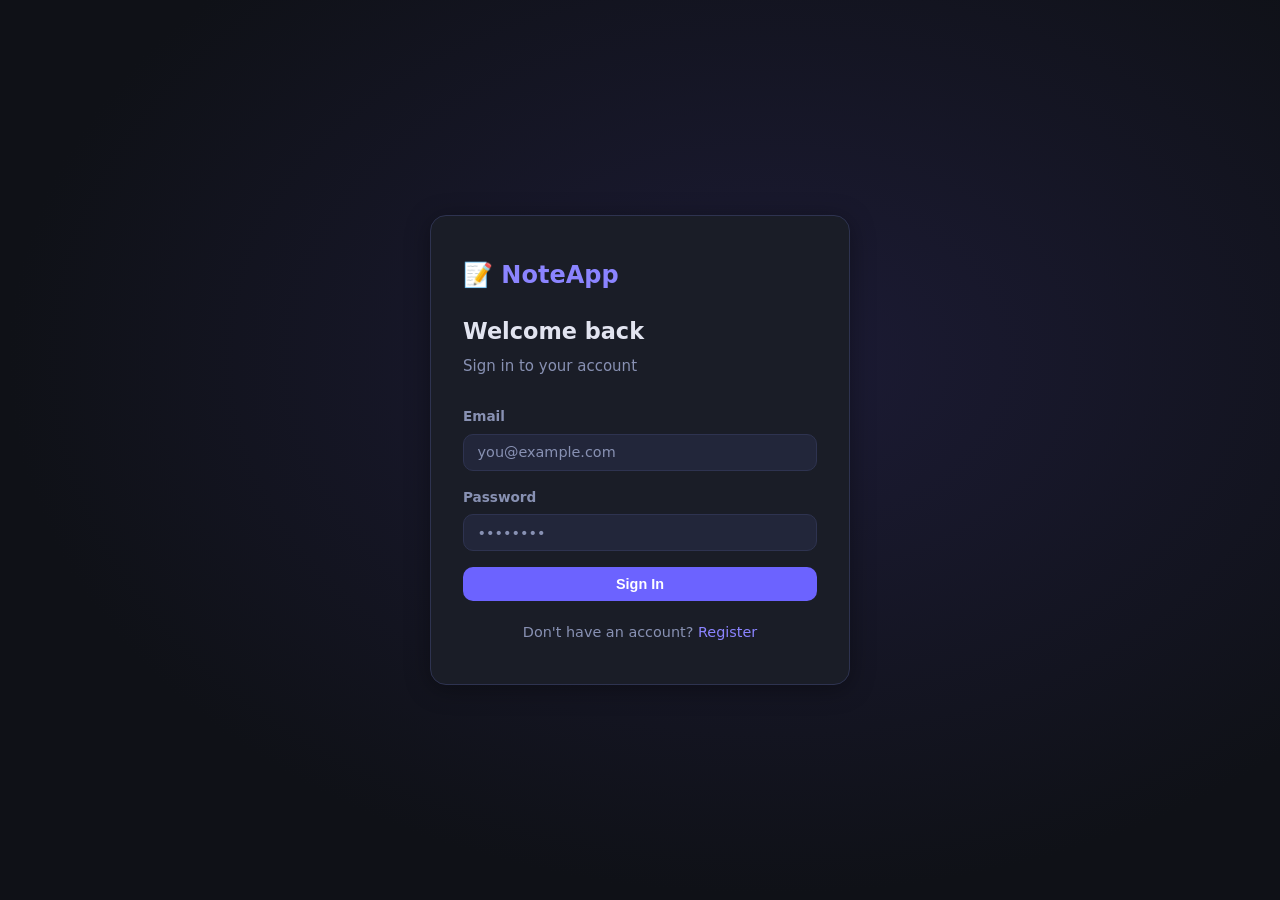
<file: admin.html>
<!DOCTYPE html>
<html lang="en">

<head>
  <meta charset="UTF-8" />
  <meta name="viewport" content="width=device-width, initial-scale=1.0" />
  <title>Admin Panel — NoteApp</title>
  <link rel="stylesheet" href="css/style.css" />
</head>

<body>

  <!-- Navbar -->
  <nav class="navbar">
    <div class="nav-brand">📝 NoteApp <span class="badge-admin">ADMIN</span></div>
    <div class="nav-right">
      <span id="nav-username" class="nav-user"></span>
      <a href="dashboard.html" class="btn btn-ghost btn-sm">My Notes</a>
      <button id="logout-btn" class="btn btn-ghost btn-sm">Logout</button>
    </div>
  </nav>

  <!-- Tabs -->
  <div class="container">
    <div class="tab-bar">
      <button class="tab-btn active" data-tab="users">Users</button>
      <button class="tab-btn" data-tab="notes">All Notes</button>
      <button class="tab-btn" data-tab="interests">Group by Interests</button>
      <button class="tab-btn" data-tab="user-posts">User Posts ($lookup)</button>
    </div>

    <!--   TAB: Users -->
    <div id="tab-users" class="tab-content active">
      <div class="section-header">
        <h2>Manage Users</h2>
        <button id="add-user-btn" class="btn btn-primary btn-sm">+ Add User</button>
      </div>

      <div id="user-form-card" class="card hidden">
        <h3 id="user-form-title">Add User</h3>
        <div id="user-form-error" class="alert alert-error hidden"></div>
        <div class="form-grid">
          <div class="form-group">
            <label for="u-name">Name</label>
            <input type="text" id="u-name" placeholder="Full name" />
          </div>
          <div class="form-group">
            <label for="u-email">Email</label>
            <input type="email" id="u-email" placeholder="email@example.com" />
          </div>
          <div class="form-group">
            <label for="u-password">Password <span class="label-hint">(leave blank to keep)</span></label>
            <input type="password" id="u-password" placeholder="••••••••" />
          </div>
          <div class="form-group">
            <label for="u-role">Role</label>
            <select id="u-role">
              <option value="user">User</option>
              <option value="admin">Admin</option>
            </select>
          </div>
          <div class="form-group form-full">
            <label for="u-interests">Interests <span class="label-hint">(comma-separated)</span></label>
            <input type="text" id="u-interests" placeholder="chess, reading, coding" />
          </div>
        </div>
        <div class="form-actions">
          <button id="save-user-btn" class="btn btn-primary">Save</button>
          <button id="cancel-user-btn" class="btn btn-ghost">Cancel</button>
        </div>
      </div>

      <div id="users-loading" class="loading-text">Loading users...</div>
      <div id="users-empty" class="empty-state hidden">
        <p>No users found.</p>
      </div>
      <div id="users-table-wrap" class="table-wrap hidden">
        <table id="users-table" class="data-table">
          <thead>
            <tr>
              <th>Name</th>
              <th>Email</th>
              <th>Role</th>
              <th>Interests</th>
              <th>Created</th>
              <th>Actions</th>
            </tr>
          </thead>
          <tbody id="users-tbody"></tbody>
        </table>
      </div>
      <div id="users-pagination" class="pagination hidden"></div>
    </div>

    <!--   TAB: All Notes                            -->
    <div id="tab-notes" class="tab-content">
      <div class="section-header">
        <h2>All Notes</h2>
      </div>
      <div id="all-notes-loading" class="loading-text">Loading notes...</div>
      <div id="all-notes-empty" class="empty-state hidden">
        <p>No notes yet.</p>
      </div>
      <div id="all-notes-table-wrap" class="table-wrap hidden">
        <table class="data-table">
          <thead>
            <tr>
              <th>Title</th>
              <th>Content</th>
              <th>Owner</th>
              <th>Created</th>
              <th>Actions</th>
            </tr>
          </thead>
          <tbody id="all-notes-tbody"></tbody>
        </table>
      </div>
      <div id="all-notes-pagination" class="pagination hidden"></div>
    </div>

    <!--   TAB: Group by Interests (Aggregation 1)               -->
    <div id="tab-interests" class="tab-content">
      <div class="section-header">
        <div>
          <h2>Users Grouped by Interests</h2>
          <p style="font-size:0.85rem;color:var(--text2);margin-top:0.25rem;">
            Real-time aggregation pipeline grouping users by shared interests.
          </p>
        </div>
        <div style="display:flex;gap:0.5rem;align-items:center;">
          <button id="refresh-interests-btn" class="btn btn-ghost btn-sm">Refresh</button>
          <span class="badge-agg">Aggregation Pipeline</span>
        </div>
      </div>

      <!-- Interactive Toolbar -->
      <div class="interests-toolbar">
        <div class="interests-search-wrap">
          <input type="text" id="interests-filter-input"
            placeholder="Search interests or users (e.g. chess, Alice)..." />
        </div>
        <div id="interests-tag-pills" class="interests-tag-pills"></div>
      </div>

      <div id="interests-loading" class="loading-text">Loading aggregation data...</div>
      <div id="interests-empty" class="empty-state hidden">
        <p>No interest data found.</p>
      </div>
      <div id="interests-list" class="interests-grid hidden"></div>
    </div>

    <!--   TAB: User Posts via $lookup (Aggregation 2)             -->
    <div id="tab-user-posts" class="tab-content">
      <div class="section-header">
        <h2>User Posts via $lookup</h2>
        <span class="badge-agg">$lookup Aggregation</span>
      </div>
      <div class="lookup-search">
        <select id="lookup-user-select">
          <option value="">-- Choose User from List --</option>
        </select>
        <span class="lookup-divider">OR</span>
        <input type="text" id="lookup-user-id" placeholder="Enter User ID or Email (e.g. eva@example.com)..." />
        <button id="lookup-btn" class="btn btn-primary">Fetch Posts</button>
      </div>
      <div id="lookup-loading" class="loading-text hidden">Running $lookup pipeline...</div>
      <div id="lookup-error" class="alert alert-error hidden"></div>
      <div id="lookup-result" class="hidden">
        <div id="lookup-user-info" class="card lookup-user-card"></div>
        <div id="lookup-posts-list" class="notes-grid" style="margin-top:1rem;"></div>
        <div id="lookup-pagination" class="pagination"></div>
      </div>
    </div>

  </div>

  <script src="js/api.js"></script>
  <script src="js/admin.js"></script>
</body>

</html>
</file>
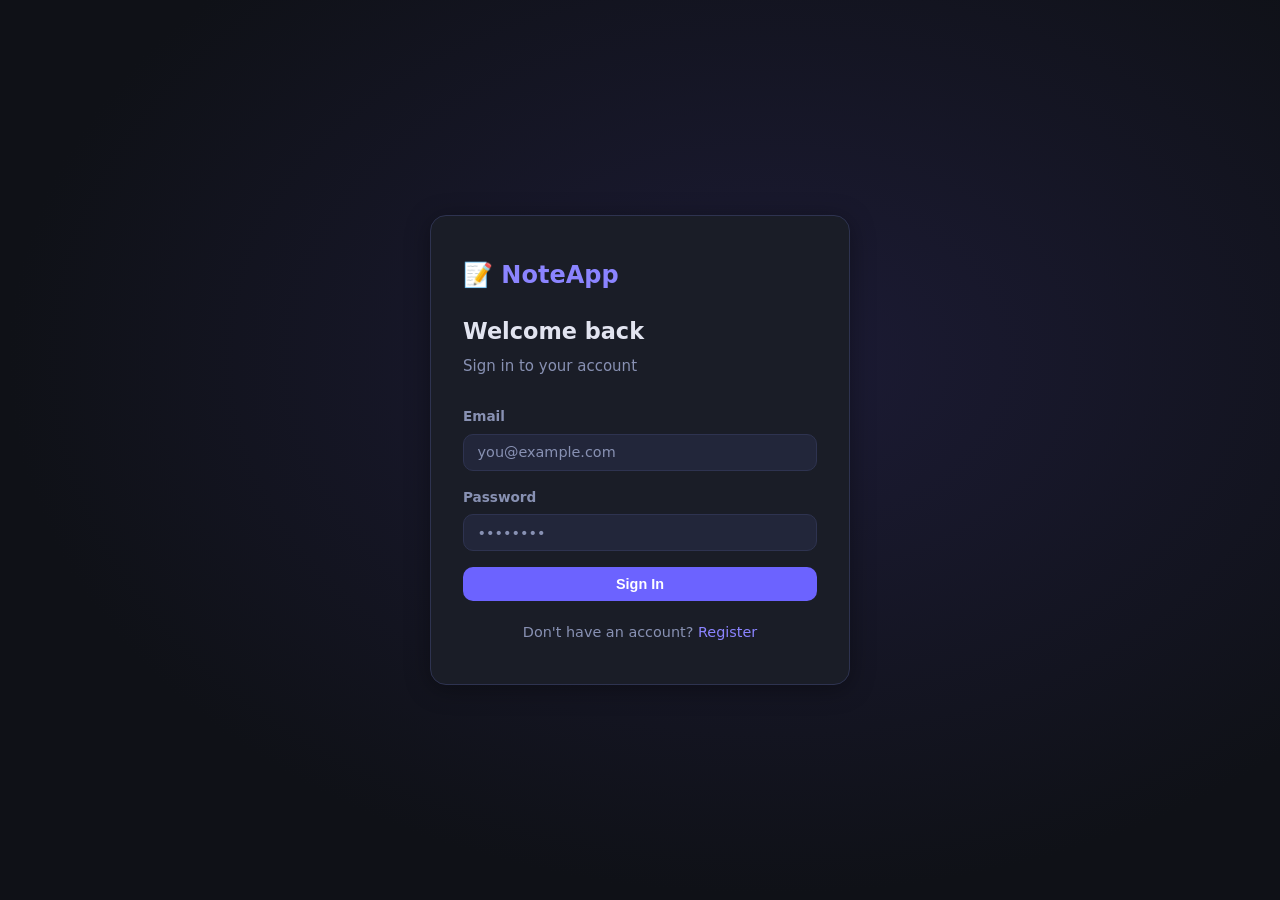
<file: dashboard.html>
<!DOCTYPE html>
<html lang="en">
<head>
  <meta charset="UTF-8" />
  <meta name="viewport" content="width=device-width, initial-scale=1.0"/>
  <title>Dashboard — NoteApp</title>
  <link rel="stylesheet" href="css/style.css" />
</head>
<body>

  <!-- Navbar -->
  <nav class="navbar">
    <div class="nav-brand">📝 NoteApp</div>
    <div class="nav-right">
      <span id="nav-username" class="nav-user"></span>
      <a id="admin-panel-link" href="admin.html" class="btn btn-ghost btn-sm hidden">Admin Panel</a>
      <a href="posts.html" class="btn btn-ghost btn-sm">Public Posts</a>
      <button id="logout-btn" class="btn btn-ghost btn-sm">Logout</button>
    </div>
  </nav>

  <div class="container">

    <!-- Notes Section -->
    <div class="section-header">
      <h2>My Notes</h2>
      <button id="new-note-btn" class="btn btn-primary btn-sm">+ New Note</button>
    </div>

    <!-- Note Form (hidden by default) -->
    <div id="note-form-card" class="card hidden">
      <h3 id="form-title">New Note</h3>
      <div id="form-error" class="alert alert-error hidden"></div>
      <div class="form-group">
        <label for="note-title">Title</label>
        <input type="text" id="note-title" placeholder="Note title..." />
      </div>
      <div class="form-group">
        <label for="note-content">Content</label>
        <textarea id="note-content" rows="5" placeholder="Write your note here..."></textarea>
      </div>
      <div class="form-actions">
        <button id="save-note-btn" class="btn btn-primary">Save Note</button>
        <button id="cancel-note-btn" class="btn btn-ghost">Cancel</button>
      </div>
    </div>

    <!-- Pagination + Notes list -->
    <div id="notes-loading" class="loading-text">Loading notes...</div>
    <div id="notes-empty" class="empty-state hidden">
      <p>📭 No notes yet. Create your first one!</p>
    </div>
    <div id="notes-list" class="notes-grid hidden"></div>
    <div id="notes-pagination" class="pagination hidden"></div>

    <!-- Public Posts Section -->
    <div class="section-header" style="margin-top:2.5rem;">
      <h2>My Posts</h2>
      <button id="new-post-btn" class="btn btn-primary btn-sm">+ New Post</button>
    </div>

    <div id="post-form-card" class="card hidden">
      <h3>New Post</h3>
      <div id="post-form-error" class="alert alert-error hidden"></div>
      <div class="form-group">
        <label for="post-title">Title</label>
        <input type="text" id="post-title" placeholder="Post title..." />
      </div>
      <div class="form-group">
        <label for="post-body">Body</label>
        <textarea id="post-body" rows="4" placeholder="Write your post..."></textarea>
      </div>
      <div class="form-actions">
        <button id="save-post-btn" class="btn btn-primary">Publish</button>
        <button id="cancel-post-btn" class="btn btn-ghost">Cancel</button>
      </div>
    </div>

    <div id="my-posts-loading" class="loading-text">Loading posts...</div>
    <div id="my-posts-empty" class="empty-state hidden"><p>No posts yet.</p></div>
    <div id="my-posts-list" class="notes-grid hidden"></div>
    <div id="my-posts-pagination" class="pagination hidden"></div>

  </div>

  <script src="js/api.js"></script>
  <script src="js/dashboard.js"></script>
</body>
</html>
</file>
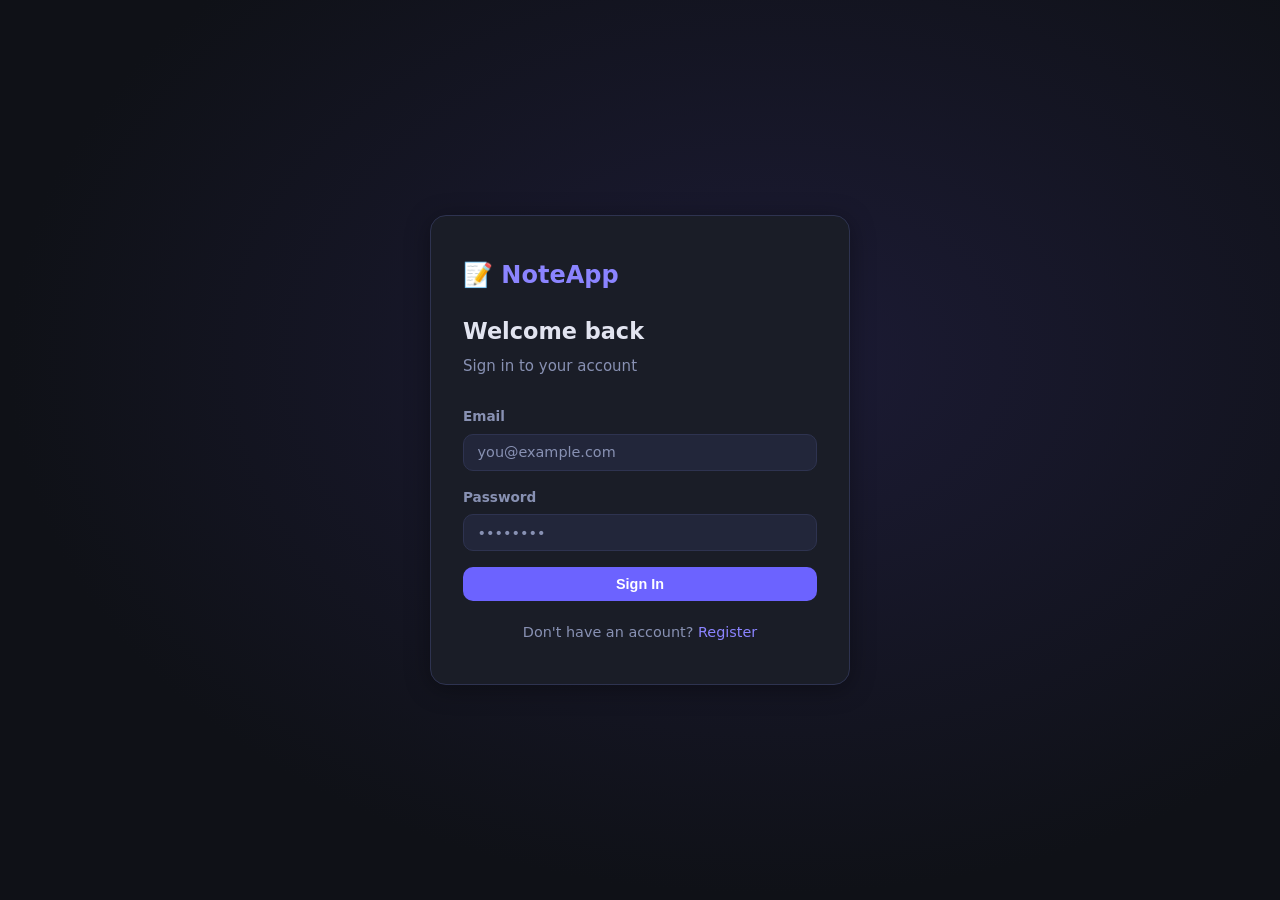
<file: login.html>
<!DOCTYPE html>
<html lang="en">
<head>
  <meta charset="UTF-8" />
  <meta name="viewport" content="width=device-width, initial-scale=1.0"/>
  <title>Login — NoteApp</title>
  <link rel="stylesheet" href="css/style.css" />
</head>
<body class="auth-page">
  <div class="auth-card">
    <div class="auth-logo">📝 NoteApp</div>
    <h1 class="auth-title">Welcome back</h1>
    <p class="auth-sub">Sign in to your account</p>

    <div id="error-box" class="alert alert-error hidden"></div>

    <form id="login-form" autocomplete="off">
      <div class="form-group">
        <label for="email">Email</label>
        <input type="email" id="email" name="email" placeholder="you@example.com" required />
      </div>
      <div class="form-group">
        <label for="password">Password</label>
        <input type="password" id="password" name="password" placeholder="••••••••" required />
      </div>
      <button type="submit" id="login-btn" class="btn btn-primary btn-full">Sign In</button>
    </form>

    <p class="auth-footer">Don't have an account? <a href="register.html">Register</a></p>
  </div>

  <script src="js/api.js"></script>
  <script src="js/auth.js"></script>
</body>
</html>
</file>
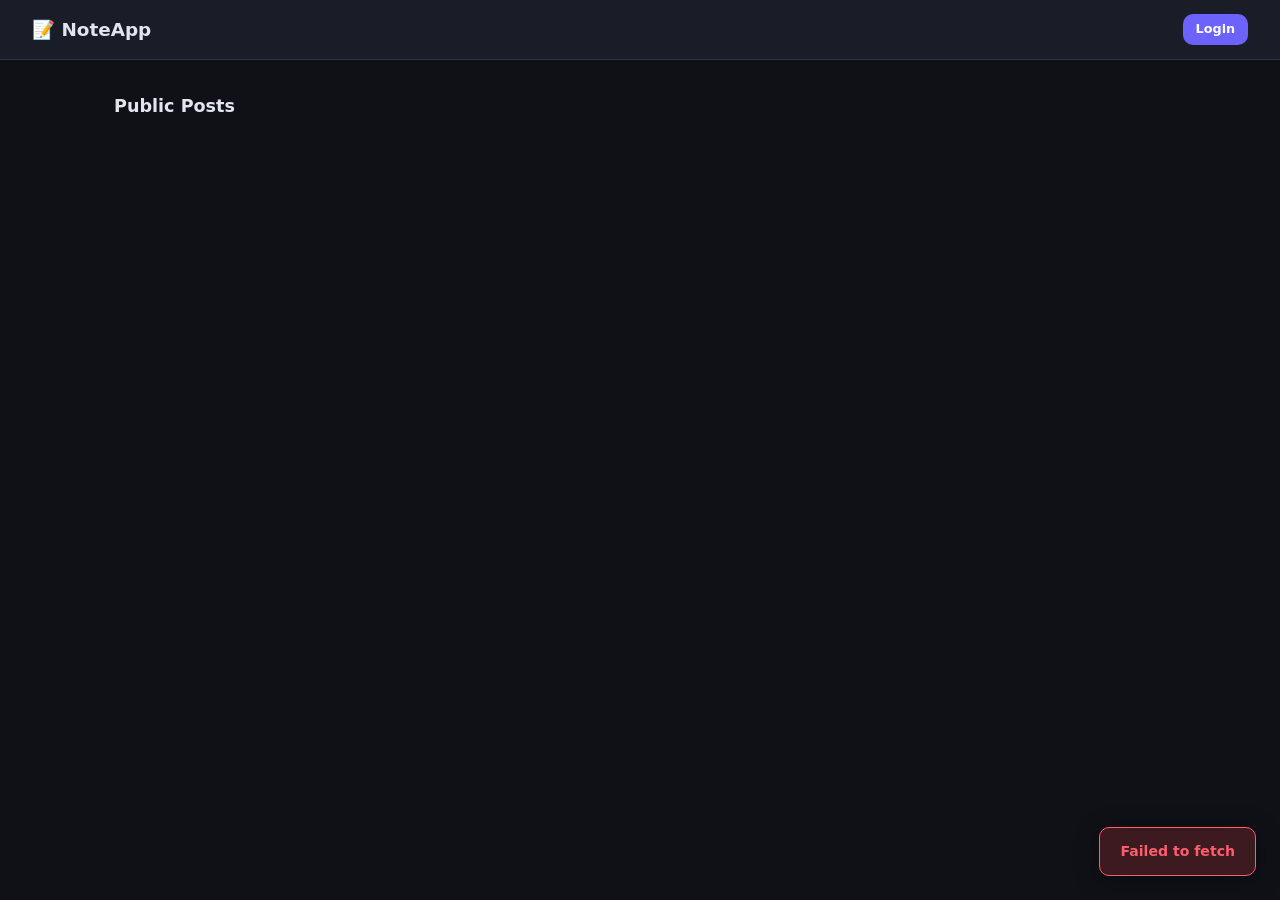
<file: posts.html>
<!DOCTYPE html>
<html lang="en">
<head>
  <meta charset="UTF-8" />
  <meta name="viewport" content="width=device-width, initial-scale=1.0"/>
  <title>Public Posts — NoteApp</title>
  <link rel="stylesheet" href="css/style.css" />
</head>
<body>
  <nav class="navbar">
    <div class="nav-brand">📝 NoteApp</div>
    <div class="nav-right">
      <a id="dashboard-link" href="dashboard.html" class="btn btn-ghost btn-sm hidden">My Dashboard</a>
      <a id="admin-link" href="admin.html" class="btn btn-ghost btn-sm hidden">Admin Panel</a>
      <a id="login-link" href="login.html" class="btn btn-primary btn-sm">Login</a>
      <button id="logout-btn" class="btn btn-ghost btn-sm hidden">Logout</button>
    </div>
  </nav>

  <div class="container">
    <div class="section-header">
      <h2>Public Posts</h2>
    </div>
    <div id="posts-loading" class="loading-text">Loading posts...</div>
    <div id="posts-empty" class="empty-state hidden"><p>No posts yet.</p></div>
    <div id="posts-list" class="notes-grid hidden"></div>
    <div id="posts-pagination" class="pagination hidden"></div>
  </div>

  <script src="js/api.js"></script>
  <script src="js/posts.js"></script>
</body>
</html>
</file>
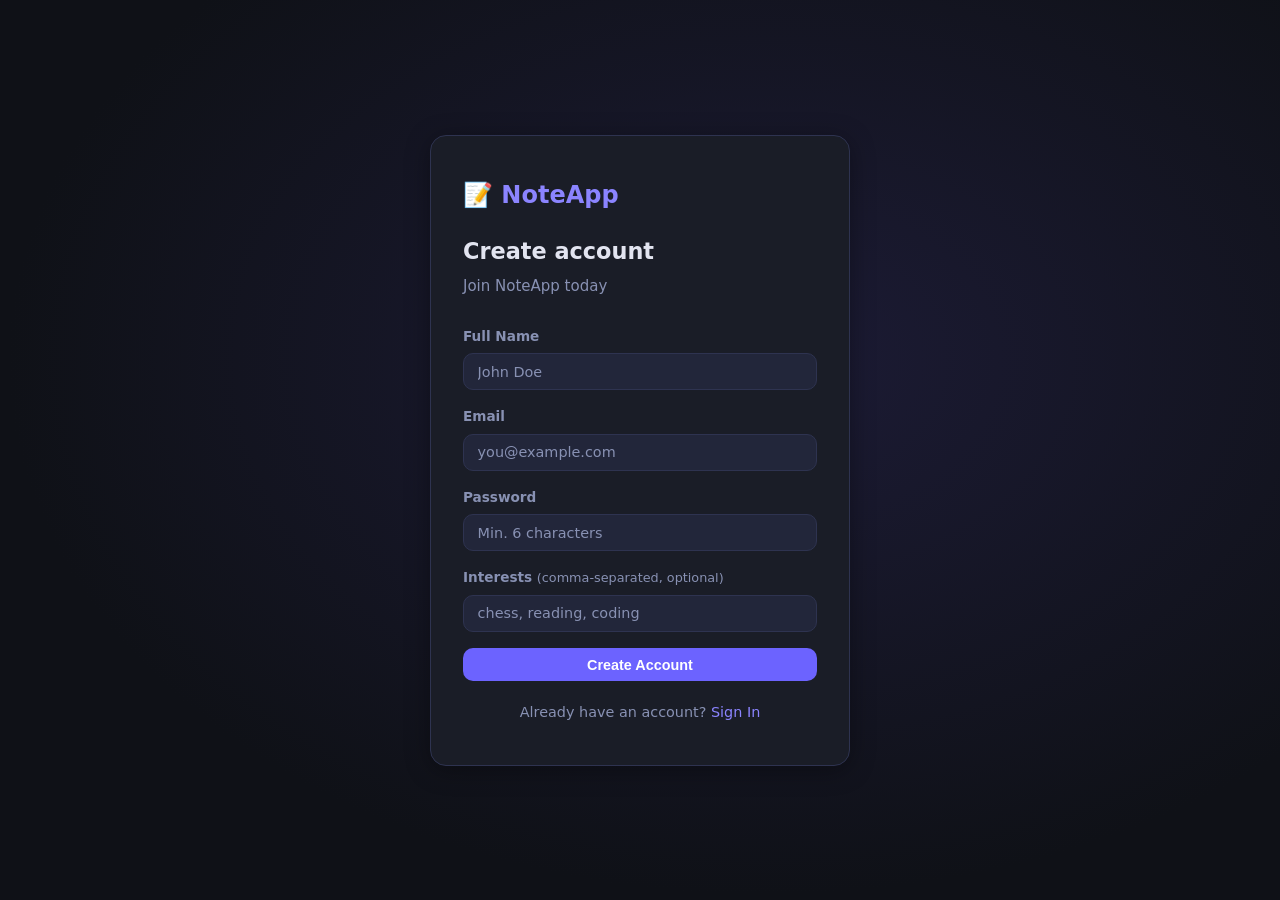
<file: register.html>
<!DOCTYPE html>
<html lang="en">
<head>
  <meta charset="UTF-8" />
  <meta name="viewport" content="width=device-width, initial-scale=1.0"/>
  <title>Register — NoteApp</title>
  <link rel="stylesheet" href="css/style.css" />
</head>
<body class="auth-page">
  <div class="auth-card">
    <div class="auth-logo">📝 NoteApp</div>
    <h1 class="auth-title">Create account</h1>
    <p class="auth-sub">Join NoteApp today</p>

    <div id="error-box" class="alert alert-error hidden"></div>

    <form id="register-form" autocomplete="off">
      <div class="form-group">
        <label for="name">Full Name</label>
        <input type="text" id="name" name="name" placeholder="John Doe" required />
      </div>
      <div class="form-group">
        <label for="email">Email</label>
        <input type="email" id="email" name="email" placeholder="you@example.com" required />
      </div>
      <div class="form-group">
        <label for="password">Password</label>
        <input type="password" id="password" name="password" placeholder="Min. 6 characters" required />
      </div>
      <div class="form-group">
        <label for="interests">Interests <span class="label-hint">(comma-separated, optional)</span></label>
        <input type="text" id="interests" name="interests" placeholder="chess, reading, coding" />
      </div>
      <button type="submit" id="register-btn" class="btn btn-primary btn-full">Create Account</button>
    </form>

    <p class="auth-footer">Already have an account? <a href="login.html">Sign In</a></p>
  </div>

  <script src="js/api.js"></script>
  <script src="js/auth.js"></script>
</body>
</html>
</file>
<file: css/style.css>
/* ─── Reset & Base ──────────────────────────────────────────────────────────── */
*, *::before, *::after { box-sizing: border-box; margin: 0; padding: 0; }

:root {
  --bg:        #0f1117;
  --bg2:       #1a1d27;
  --bg3:       #22263a;
  --border:    #2e3350;
  --accent:    #6c63ff;
  --accent2:   #8b84ff;
  --danger:    #ff5c6c;
  --success:   #4caf8a;
  --text:      #e2e4f0;
  --text2:     #8891b3;
  --radius:    10px;
  --shadow:    0 4px 24px rgba(0,0,0,0.35);
}

body {
  background: var(--bg);
  color: var(--text);
  font-family: 'Segoe UI', system-ui, sans-serif;
  font-size: 15px;
  line-height: 1.6;
  min-height: 100vh;
}

a { color: var(--accent2); text-decoration: none; }
a:hover { text-decoration: underline; }

/* ─── Navbar ────────────────────────────────────────────────────────────────── */
.navbar {
  display: flex;
  align-items: center;
  justify-content: space-between;
  padding: 0.85rem 2rem;
  background: var(--bg2);
  border-bottom: 1px solid var(--border);
  position: sticky; top: 0; z-index: 100;
}
.nav-brand { font-size: 1.15rem; font-weight: 700; color: var(--text); }
.nav-right  { display: flex; align-items: center; gap: 0.75rem; }
.nav-user   { font-size: 0.85rem; color: var(--text2); }

/* ─── Container ─────────────────────────────────────────────────────────────── */
.container { max-width: 1100px; margin: 0 auto; padding: 2rem 1.5rem; }

/* ─── Auth Layout ───────────────────────────────────────────────────────────── */
.auth-page {
  display: flex; align-items: center; justify-content: center; min-height: 100vh;
  background: radial-gradient(ellipse at 60% 40%, #1c1b35 0%, var(--bg) 70%);
}
.auth-card {
  background: var(--bg2);
  border: 1px solid var(--border);
  border-radius: 16px;
  padding: 2.5rem 2rem;
  width: 100%; max-width: 420px;
  box-shadow: var(--shadow);
}
.auth-logo  { font-size: 1.5rem; font-weight: 800; margin-bottom: 1.25rem; color: var(--accent2); }
.auth-title { font-size: 1.4rem; font-weight: 700; margin-bottom: 0.25rem; }
.auth-sub   { color: var(--text2); margin-bottom: 1.75rem; }
.auth-footer { text-align: center; margin-top: 1.25rem; color: var(--text2); font-size: 0.9rem; }

/* ─── Buttons ───────────────────────────────────────────────────────────────── */
.btn {
  display: inline-flex; align-items: center; justify-content: center;
  gap: 0.4rem; padding: 0.55rem 1.1rem;
  border: none; border-radius: var(--radius);
  font-size: 0.9rem; font-weight: 600; cursor: pointer;
  transition: background 0.18s, transform 0.1s, opacity 0.18s;
}
.btn:active  { transform: scale(0.97); }
.btn:disabled { opacity: 0.5; cursor: not-allowed; }

.btn-primary { background: var(--accent); color: #fff; }
.btn-primary:hover { background: var(--accent2); }

.btn-danger  { background: var(--danger); color: #fff; }
.btn-danger:hover { background: #ff3348; }

.btn-ghost   { background: transparent; color: var(--text2); border: 1px solid var(--border); }
.btn-ghost:hover { background: var(--bg3); color: var(--text); }

.btn-full    { width: 100%; }
.btn-sm      { padding: 0.35rem 0.8rem; font-size: 0.8rem; }
.btn-xs      { padding: 0.2rem 0.55rem; font-size: 0.75rem; }

/* ─── Forms ─────────────────────────────────────────────────────────────────── */
.form-group  { display: flex; flex-direction: column; gap: 0.35rem; margin-bottom: 1rem; }
.form-group label { font-size: 0.85rem; font-weight: 600; color: var(--text2); }
.label-hint  { font-weight: 400; color: var(--text2); font-size: 0.8rem; }

input, textarea, select {
  width: 100%;
  background: var(--bg3);
  border: 1px solid var(--border);
  border-radius: var(--radius);
  color: var(--text);
  padding: 0.6rem 0.85rem;
  font-size: 0.9rem;
  outline: none;
  transition: border-color 0.18s;
  font-family: inherit;
  resize: vertical;
}
input:focus, textarea:focus, select:focus { border-color: var(--accent); }
input::placeholder, textarea::placeholder { color: var(--text2); }

.form-actions { display: flex; gap: 0.75rem; margin-top: 0.5rem; }
.form-grid    { display: grid; grid-template-columns: 1fr 1fr; gap: 0 1rem; }
.form-full    { grid-column: 1 / -1; }

/* ─── Alerts ────────────────────────────────────────────────────────────────── */
.alert {
  padding: 0.65rem 1rem; border-radius: var(--radius);
  margin-bottom: 1rem; font-size: 0.88rem;
}
.alert-error   { background: rgba(255,92,108,0.1); border: 1px solid var(--danger); color: var(--danger); }
.alert-success { background: rgba(76,175,138,0.1); border: 1px solid var(--success); color: var(--success); }
.hidden        { display: none !important; }

/* ─── Cards ─────────────────────────────────────────────────────────────────── */
.card {
  background: var(--bg2);
  border: 1px solid var(--border);
  border-radius: var(--radius);
  padding: 1.5rem;
  margin-bottom: 1.25rem;
  box-shadow: var(--shadow);
}
.card h3 { margin-bottom: 1rem; font-size: 1rem; }

/* ─── Section Header ────────────────────────────────────────────────────────── */
.section-header {
  display: flex; align-items: center; justify-content: space-between;
  margin-bottom: 1rem;
}
.section-header h2 { font-size: 1.1rem; font-weight: 700; }

/* ─── Notes Grid ────────────────────────────────────────────────────────────── */
.notes-grid {
  display: grid;
  grid-template-columns: repeat(auto-fill, minmax(280px, 1fr));
  gap: 1rem;
  margin-bottom: 1rem;
}
.note-card {
  background: var(--bg2);
  border: 1px solid var(--border);
  border-radius: var(--radius);
  padding: 1.1rem;
  display: flex; flex-direction: column; gap: 0.5rem;
  transition: border-color 0.18s, box-shadow 0.18s;
}
.note-card:hover { border-color: var(--accent); box-shadow: 0 0 0 1px var(--accent); }
.note-card-title { font-weight: 700; font-size: 0.95rem; }
.note-card-content {
  color: var(--text2); font-size: 0.85rem;
  overflow: hidden; display: -webkit-box;
  -webkit-line-clamp: 3; -webkit-box-orient: vertical;
}
.note-card-meta { font-size: 0.75rem; color: var(--text2); }
.note-card-actions { display: flex; gap: 0.5rem; margin-top: auto; padding-top: 0.5rem; }
.note-owner-badge {
  display: inline-block; font-size: 0.72rem; color: var(--accent2);
  background: rgba(108,99,255,0.12); padding: 0.15rem 0.5rem; border-radius: 20px;
}

/* ─── Table ─────────────────────────────────────────────────────────────────── */
.table-wrap { overflow-x: auto; margin-bottom: 1rem; }
.data-table {
  width: 100%; border-collapse: collapse; font-size: 0.88rem;
}
.data-table th, .data-table td {
  text-align: left; padding: 0.7rem 1rem;
  border-bottom: 1px solid var(--border);
}
.data-table th { color: var(--text2); font-weight: 600; background: var(--bg2); }
.data-table tr:hover td { background: var(--bg3); }
.data-table td { color: var(--text); }
.td-actions { display: flex; gap: 0.4rem; flex-wrap: wrap; }

/* ─── Pagination ────────────────────────────────────────────────────────────── */
.pagination { display: flex; gap: 0.4rem; align-items: center; margin: 1rem 0; flex-wrap: wrap; }
.pagination .page-btn {
  padding: 0.3rem 0.65rem; background: var(--bg2); border: 1px solid var(--border);
  border-radius: 6px; cursor: pointer; font-size: 0.82rem; color: var(--text);
  transition: background 0.15s;
}
.pagination .page-btn:hover { background: var(--bg3); }
.pagination .page-btn.active { background: var(--accent); border-color: var(--accent); color: #fff; }
.pagination .page-info { font-size: 0.82rem; color: var(--text2); margin-left: 0.5rem; }

/* ─── Tabs ──────────────────────────────────────────────────────────────────── */
.tab-bar {
  display: flex; gap: 0.25rem; flex-wrap: wrap;
  border-bottom: 1px solid var(--border); margin-bottom: 1.5rem;
}
.tab-btn {
  padding: 0.6rem 1.2rem; background: none; border: none;
  border-bottom: 2px solid transparent; cursor: pointer;
  color: var(--text2); font-size: 0.88rem; font-weight: 600;
  transition: color 0.15s, border-color 0.15s;
}
.tab-btn:hover  { color: var(--text); }
.tab-btn.active { color: var(--accent2); border-bottom-color: var(--accent2); }
.tab-content    { display: none; }
.tab-content.active { display: block; }

/* ─── Badges ────────────────────────────────────────────────────────────────── */
.badge-admin {
  font-size: 0.65rem; background: var(--danger); color: #fff;
  padding: 0.15rem 0.45rem; border-radius: 4px; margin-left: 0.4rem; vertical-align: middle;
}
.badge-agg {
  font-size: 0.7rem; background: rgba(108,99,255,0.15); color: var(--accent2);
  border: 1px solid var(--accent); padding: 0.2rem 0.6rem; border-radius: 20px;
}
.badge-role {
  display: inline-block; font-size: 0.72rem; padding: 0.1rem 0.5rem;
  border-radius: 20px; font-weight: 600;
}
.badge-role-admin { background: rgba(255,92,108,0.15); color: var(--danger); }
.badge-role-user  { background: rgba(108,99,255,0.12); color: var(--accent2); }

/* ─── Interests Group ───────────────────────────────────────────────────────── */
.interests-toolbar { display: flex; flex-direction: column; gap: 0.85rem; margin-bottom: 1.5rem; }
.interests-search-wrap input { max-width: 460px; background: var(--bg2); }
.interests-tag-pills { display: flex; gap: 0.45rem; flex-wrap: wrap; align-items: center; }
.interest-pill {
  padding: 0.28rem 0.75rem; border-radius: 20px; font-size: 0.78rem; font-weight: 600;
  cursor: pointer; border: 1px solid var(--border); background: var(--bg2); color: var(--text2);
  transition: all 0.18s; user-select: none;
}
.interest-pill:hover, .interest-pill.active {
  background: rgba(108,99,255,0.18); color: var(--accent2); border-color: var(--accent);
}

.interests-grid { display: grid; grid-template-columns: repeat(auto-fill, minmax(280px, 1fr)); gap: 1.25rem; }
.interest-card {
  background: var(--bg2); border: 1px solid var(--border); border-radius: 12px;
  padding: 1.25rem; transition: transform 0.2s, box-shadow 0.2s, border-color 0.2s;
  position: relative; overflow: hidden; display: flex; flex-direction: column;
}
.interest-card:hover {
  transform: translateY(-3px); border-color: rgba(108,99,255,0.4);
  box-shadow: 0 10px 24px rgba(0,0,0,0.3);
}
.interest-card::before {
  content: ''; position: absolute; top: 0; left: 0; right: 0; height: 3px;
  background: linear-gradient(90deg, var(--accent), var(--accent2));
}

.interest-card-header {
  display: flex; justify-content: space-between; align-items: center;
  margin-bottom: 0.85rem; padding-bottom: 0.6rem; border-bottom: 1px solid rgba(255,255,255,0.06);
}
.interest-name {
  font-weight: 700; color: #fff; font-size: 1rem; text-transform: capitalize;
  display: flex; align-items: center; gap: 0.4rem;
}
.interest-count-badge {
  font-size: 0.72rem; font-weight: 700; color: var(--accent2);
  background: rgba(108,99,255,0.15); border: 1px solid rgba(108,99,255,0.3);
  padding: 0.15rem 0.55rem; border-radius: 12px;
}

.interest-users { display: flex; flex-direction: column; gap: 0.5rem; flex: 1; }
.interest-user-item {
  display: flex; align-items: center; justify-content: space-between; gap: 0.5rem;
  padding: 0.45rem 0.65rem; border-radius: 8px; background: var(--bg3);
  border: 1px solid rgba(255,255,255,0.03); transition: background 0.15s;
}
.interest-user-item:hover { background: rgba(255,255,255,0.05); }
.user-item-left { display: flex; align-items: center; gap: 0.6rem; min-width: 0; flex: 1; }
.user-item-avatar {
  width: 28px; height: 28px; border-radius: 50%;
  background: linear-gradient(135deg, var(--accent), var(--accent2));
  color: #fff; display: flex; align-items: center; justify-content: center;
  font-size: 0.75rem; font-weight: 700; flex-shrink: 0; text-transform: uppercase;
}
.user-item-info { min-width: 0; flex: 1; }
.user-item-name {
  font-size: 0.82rem; font-weight: 600; color: var(--text);
  white-space: nowrap; overflow: hidden; text-overflow: ellipsis;
}
.user-item-email {
  font-size: 0.72rem; color: var(--text2);
  white-space: nowrap; overflow: hidden; text-overflow: ellipsis;
}
.user-item-actions { display: flex; gap: 0.3rem; flex-shrink: 0; }

/* ─── Lookup Section ────────────────────────────────────────────────────────── */
.lookup-search { display: flex; gap: 0.75rem; align-items: center; flex-wrap: wrap; margin-bottom: 1.25rem; }
.lookup-search select { max-width: 280px; }
.lookup-search input  { max-width: 360px; }
.lookup-divider { color: var(--text2); font-size: 0.8rem; font-weight: 700; opacity: 0.7; }
.lookup-user-card { display: flex; flex-direction: column; gap: 0.3rem; }
.lookup-user-card h3 { font-size: 1rem; }
.lookup-user-card p  { font-size: 0.85rem; color: var(--text2); }

/* ─── State Helpers ─────────────────────────────────────────────────────────── */
.loading-text { color: var(--text2); font-size: 0.9rem; padding: 1.5rem 0; }
.empty-state  { text-align: center; padding: 3rem 0; color: var(--text2); }

/* ─── Toast Notifications ───────────────────────────────────────────────────── */
.toast {
  position: fixed; bottom: 1.5rem; right: 1.5rem; z-index: 9999;
  padding: 0.75rem 1.25rem; border-radius: var(--radius);
  font-size: 0.88rem; font-weight: 600; opacity: 0;
  transform: translateY(10px); transition: opacity 0.25s, transform 0.25s;
  box-shadow: var(--shadow);
}
.toast.show { opacity: 1; transform: translateY(0); }
.toast-success { background: #1a3d30; border: 1px solid var(--success); color: var(--success); }
.toast-error   { background: #3d1a20; border: 1px solid var(--danger);  color: var(--danger);  }

/* ─── Responsive ────────────────────────────────────────────────────────────── */
@media (max-width: 600px) {
  .container    { padding: 1.25rem 1rem; }
  .navbar       { padding: 0.75rem 1rem; }
  .auth-card    { padding: 1.75rem 1.25rem; }
  .form-grid    { grid-template-columns: 1fr; }
  .notes-grid   { grid-template-columns: 1fr; }
  .lookup-search { flex-direction: column; align-items: stretch; }
  .lookup-search select, .lookup-search input { max-width: 100%; }
  .interests-search-wrap input { max-width: 100%; }
  .interests-grid { grid-template-columns: 1fr; }
}
</file>
